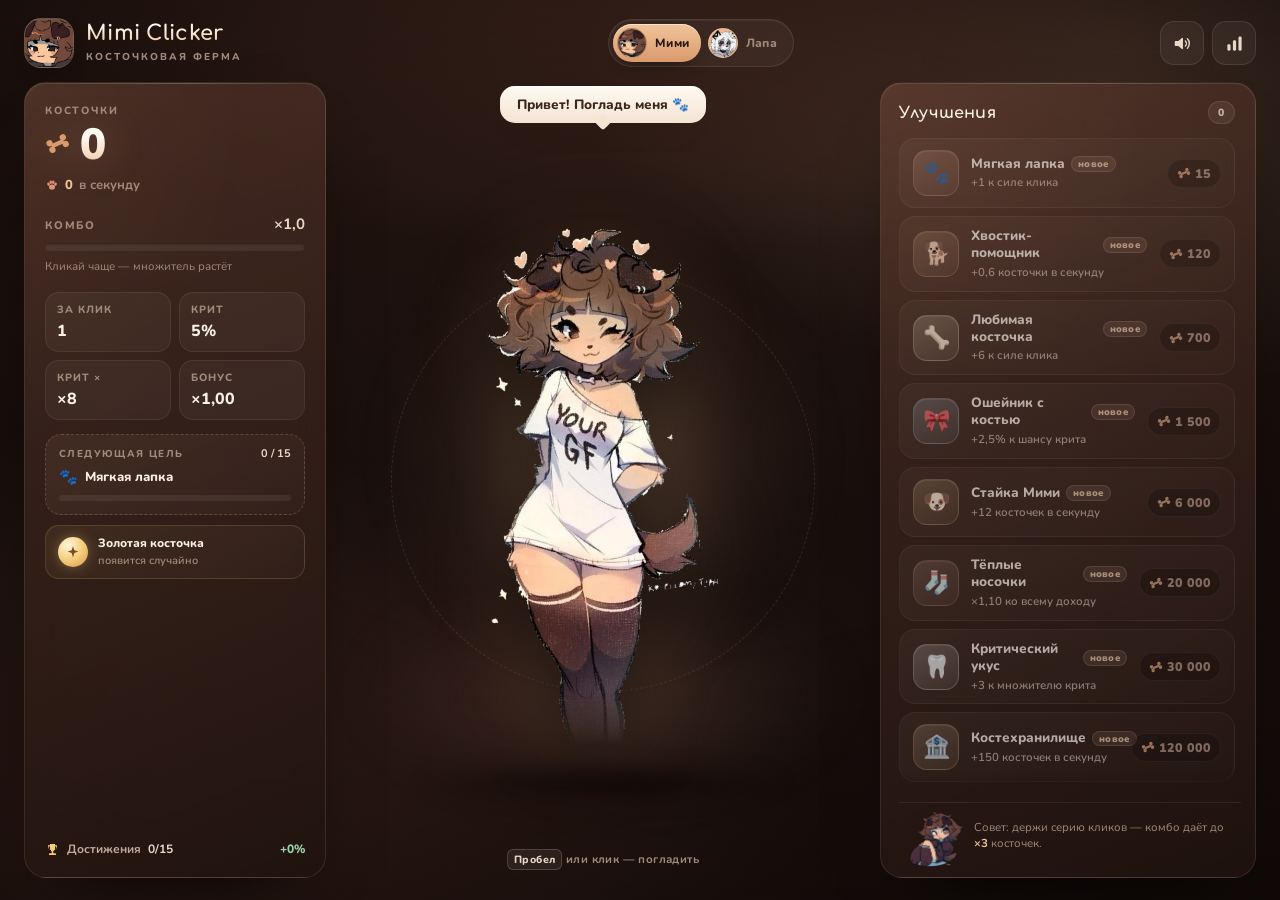
<file: index.html>
<!DOCTYPE html>
<html lang="ru" data-theme="mimi">
<head>
<meta charset="utf-8">
<meta name="viewport" content="width=device-width, initial-scale=1, viewport-fit=cover">
<title>Mimi Clicker — косточковая ферма</title>
<meta name="description" content="Милый кликер с двумя персонажами: гладь, собирай косточки и открывай улучшения.">
<meta name="theme-color" content="#1a100d">
<meta name="color-scheme" content="dark">
<link rel="icon" id="favicon" href="assets/favicon.png" type="image/png">
<link rel="preload" as="image" href="assets/mimi-hero.webp">
<link rel="stylesheet" href="fonts.css">
<link rel="stylesheet" href="style.css">
</head>
<body>

<div class="bg" aria-hidden="true">
  <span class="bg__blob bg__blob--1"></span>
  <span class="bg__blob bg__blob--2"></span>
  <span class="bg__blob bg__blob--3"></span>
  <span class="bg__vignette"></span>
  <span class="bg__grain"></span>
</div>

<svg class="sprite" aria-hidden="true" focusable="false" width="0" height="0">
  <symbol id="i-bone" viewBox="0 0 24 24">
    <g transform="rotate(-24 12 12)" fill="currentColor">
      <rect x="5.6" y="10" width="12.8" height="4" rx="2"/>
      <circle cx="5.1" cy="8.6" r="3"/><circle cx="5.1" cy="15.4" r="3"/>
      <circle cx="18.9" cy="8.6" r="3"/><circle cx="18.9" cy="15.4" r="3"/>
    </g>
  </symbol>
  <symbol id="i-paw" viewBox="0 0 24 24">
    <g fill="currentColor">
      <ellipse cx="12" cy="15.6" rx="5.3" ry="4.4"/>
      <ellipse cx="6.1" cy="10.6" rx="2.25" ry="2.9" transform="rotate(-20 6.1 10.6)"/>
      <ellipse cx="9.9" cy="7.2" rx="2.15" ry="2.9" transform="rotate(-8 9.9 7.2)"/>
      <ellipse cx="14.1" cy="7.2" rx="2.15" ry="2.9" transform="rotate(8 14.1 7.2)"/>
      <ellipse cx="17.9" cy="10.6" rx="2.25" ry="2.9" transform="rotate(20 17.9 10.6)"/>
    </g>
  </symbol>
  <symbol id="i-heart" viewBox="0 0 24 24">
    <path fill="currentColor" d="M12 21s-7.2-4.6-9.3-8.6A5.4 5.4 0 0 1 12 6.4a5.4 5.4 0 0 1 9.3 6C19.2 16.4 12 21 12 21Z"/>
  </symbol>
  <symbol id="i-spark" viewBox="0 0 24 24">
    <path fill="currentColor" d="M12 2.2 14.3 9l6.8 2.3-6.8 2.3L12 21.4l-2.3-7.8L2.9 11.3 9.7 9 12 2.2Z"/>
  </symbol>
  <symbol id="i-volume" viewBox="0 0 24 24">
    <path fill="currentColor" d="M11.2 4.9 6.8 8.7H3.6c-.8 0-1.4.6-1.4 1.4v3.8c0 .8.6 1.4 1.4 1.4h3.2l4.4 3.8c.6.5 1.4.1 1.4-.7V5.6c0-.8-.8-1.2-1.4-.7Z"/>
    <path fill="none" stroke="currentColor" stroke-width="1.8" stroke-linecap="round" d="M15.6 8.7a4.7 4.7 0 0 1 0 6.6M18.2 6.1a8.4 8.4 0 0 1 0 11.8"/>
  </symbol>
  <symbol id="i-muted" viewBox="0 0 24 24">
    <path fill="currentColor" d="M11.2 4.9 6.8 8.7H3.6c-.8 0-1.4.6-1.4 1.4v3.8c0 .8.6 1.4 1.4 1.4h3.2l4.4 3.8c.6.5 1.4.1 1.4-.7V5.6c0-.8-.8-1.2-1.4-.7Z"/>
    <path fill="none" stroke="currentColor" stroke-width="1.8" stroke-linecap="round" d="m16.2 9.4 4.6 5.2M20.8 9.4l-4.6 5.2"/>
  </symbol>
  <symbol id="i-chart" viewBox="0 0 24 24">
    <g fill="currentColor">
      <rect x="3" y="13" width="4" height="8" rx="1.6"/><rect x="10" y="8" width="4" height="13" rx="1.6"/><rect x="17" y="3" width="4" height="18" rx="1.6"/>
    </g>
  </symbol>
  <symbol id="i-trophy" viewBox="0 0 24 24">
    <path fill="currentColor" d="M8 3h8v2.2h3.2v2.4c0 2.6-1.9 4.7-4.4 5.1a5.6 5.6 0 0 1-1.6 2.4V18h3.4c.6 0 1 .4 1 1v1.6H6.4V19c0-.6.4-1 1-1H10.8v-2.9a5.6 5.6 0 0 1-1.7-2.4C6.7 12.3 4.8 10.2 4.8 7.6V5.2H8V3Zm8 4.2v4.7c1.3-.4 2.2-1.6 2.2-3V7.2H16ZM8 7.2H5.8v1.7c0 1.4.9 2.6 2.2 3V7.2Z"/>
  </symbol>
  <symbol id="i-close" viewBox="0 0 24 24">
    <path fill="none" stroke="currentColor" stroke-width="2" stroke-linecap="round" d="M6 6l12 12M18 6 6 18"/>
  </symbol>
  <symbol id="i-bolt" viewBox="0 0 24 24">
    <path fill="currentColor" d="M13.6 2 5 13.4h5.2L9.4 22 19 10.2h-5.6L13.6 2Z"/>
  </symbol>
  <symbol id="i-moon" viewBox="0 0 24 24">
    <path fill="currentColor" d="M20.5 14.7A8.6 8.6 0 0 1 9.3 3.5a8.8 8.8 0 1 0 11.2 11.2Z"/>
  </symbol>
</svg>

<div class="app" id="app">

  <header class="topbar">
    <div class="brand">
      <span class="brand__badge">
        <img id="brand-face" src="assets/mimi-face.webp" alt="" width="96" height="96" decoding="async">
      </span>
      <div class="brand__text">
        <h1 id="brand-name">Mimi Clicker</h1>
        <p id="brand-tagline">косточковая ферма</p>
      </div>
    </div>

    <div class="profiles" id="profiles" role="tablist" aria-label="Персонажи">
      <button class="profile is-active" type="button" role="tab" data-char="mimi" aria-selected="true" aria-controls="stage" title="Мими — косточковая ферма">
        <span class="profile__pic"><img src="assets/mimi-face.webp" alt="" width="64" height="64" decoding="async"></span>
        <span class="profile__meta">Мими</span>
      </button>
      <button class="profile" type="button" role="tab" data-char="lapa" aria-selected="false" aria-controls="stage" title="Лапа — дворовая банда">
        <span class="profile__pic"><img src="assets/lapa-face.webp" alt="" width="64" height="64" decoding="async"></span>
        <span class="profile__meta">Лапа</span>
      </button>
    </div>

    <div class="topbar__actions">
      <button class="icon-btn" id="btn-sound" type="button" aria-pressed="true" aria-label="Звук: включён" title="Звук">
        <svg class="icon" id="icon-sound"><use href="#i-volume"/></svg>
      </button>
      <button class="icon-btn" id="btn-stats" type="button" aria-label="Статистика и достижения" title="Статистика">
        <svg class="icon"><use href="#i-chart"/></svg>
      </button>
    </div>
  </header>

  <main class="layout">

    <section class="panel stats" aria-label="Статистика">
      <div class="score">
        <span class="score__label">Косточки</span>
        <div class="score__value">
          <svg class="icon score__icon"><use href="#i-bone"/></svg>
          <span id="score" aria-live="off">0</span>
        </div>
        <div class="score__rate">
          <svg class="icon"><use href="#i-paw"/></svg>
          <span id="rate">0</span><span class="score__rate-unit">в секунду</span>
        </div>
      </div>

      <div class="combo" id="combo-box">
        <div class="combo__head">
          <span>Комбо</span>
          <b id="combo-mult">x1,0</b>
        </div>
        <div class="combo__bar"><i id="combo-fill"></i></div>
        <p class="combo__hint">Кликай чаще — множитель растёт</p>
      </div>

      <div class="minis">
        <div class="mini"><span>За клик</span><b id="per-click">1</b></div>
        <div class="mini"><span>Крит</span><b id="crit-chance">5%</b></div>
        <div class="mini"><span>Крит ×</span><b id="crit-mult">8</b></div>
        <div class="mini"><span>Бонус</span><b id="multiplier">x1</b></div>
      </div>

      <div class="goal" id="goal">
        <div class="goal__head">
          <span>Следующая цель</span>
          <b id="goal-progress">0 / 15</b>
        </div>
        <div class="goal__name">
          <span class="goal__icon" id="goal-icon" aria-hidden="true">🐾</span>
          <span id="goal-name">Мягкая лапка</span>
        </div>
        <div class="goal__bar"><i id="goal-fill"></i></div>
      </div>

      <div class="bonus-note" id="bonus-note">
        <span class="bonus-note__orb" aria-hidden="true">
          <svg class="icon"><use href="#i-spark"/></svg>
        </span>
        <div class="bonus-note__text">
          <b>Золотая косточка</b>
          <span id="bonus-state">появится случайно</span>
        </div>
      </div>

      <div class="frenzy" id="frenzy" hidden>
        <svg class="icon"><use href="#i-bolt"/></svg>
        <span>Безумие ×7</span>
        <b id="frenzy-time">15с</b>
      </div>

      <div class="ach-progress">
        <svg class="icon"><use href="#i-trophy"/></svg>
        <span>Достижения</span>
        <b id="ach-count">0/15</b>
        <em id="ach-bonus">+0%</em>
      </div>
    </section>

    <section class="stage" id="stage" aria-label="Сцена с Мими">
      <div class="deco" aria-hidden="true">
        <svg class="deco__item" style="--x:9%;--dur:22s;--delay:-3s;--size:20px"><use href="#i-heart"/></svg>
        <svg class="deco__item" style="--x:21%;--dur:27s;--delay:-14s;--size:14px"><use href="#i-bone"/></svg>
        <svg class="deco__item" style="--x:78%;--dur:24s;--delay:-7s;--size:17px"><use href="#i-paw"/></svg>
        <svg class="deco__item" style="--x:90%;--dur:30s;--delay:-19s;--size:22px"><use href="#i-heart"/></svg>
        <svg class="deco__item" style="--x:15%;--dur:34s;--delay:-24s;--size:12px"><use href="#i-spark"/></svg>
        <svg class="deco__item" style="--x:86%;--dur:20s;--delay:-10s;--size:13px"><use href="#i-spark"/></svg>
      </div>
      <div class="stage__halo" aria-hidden="true"></div>
      <div class="stage__orbit" aria-hidden="true"></div>
      <div class="stage__floor" aria-hidden="true"></div>

      <button class="hero" id="hero-btn" type="button" aria-label="Погладить Мими и получить косточку">
        <span class="hero__bob">
          <img class="hero__img" id="hero-img" src="assets/mimi-hero.webp" width="458" height="1000"
               alt="Мими — милая собачка-девочка с шоколадными волосами в белой футболке" draggable="false">
        </span>
      </button>

      <p class="speech" id="speech" role="status" aria-live="polite"></p>

      <button class="golden" id="golden" type="button" hidden aria-label="Поймать золотую косточку">
        <svg class="icon"><use href="#i-bone"/></svg>
      </button>

      <div class="fx" id="fx" aria-hidden="true"></div>

      <p class="stage__hint">
        <span class="hint--desktop"><kbd>Пробел</kbd> или клик — погладить</span>
        <span class="hint--touch">Тапни по <b id="hint-name">Мими</b>, чтобы погладить</span>
      </p>
    </section>

    <section class="panel shop" aria-label="Магазин улучшений">
      <div class="shop__head">
        <h2>Улучшения</h2>
        <span class="shop__badge" id="shop-badge">12</span>
      </div>
      <div class="shop__list" id="shop-list"></div>
      <div class="shop__tip">
        <img id="shop-tip-img" src="assets/mimi-chibi.webp" alt="" width="64" height="65" loading="lazy" decoding="async">
        <p id="shop-tip-text">Совет: держи серию кликов — комбо даёт до <b>×3</b> косточек.</p>
      </div>
    </section>

  </main>
</div>

<div class="modal" id="modal" hidden>
  <div class="modal__backdrop" data-close></div>
  <div class="modal__card" role="dialog" aria-modal="true" aria-labelledby="modal-title" tabindex="-1">
    <header class="modal__head">
      <h2 id="modal-title">Дневник Мими</h2>
      <button class="icon-btn" type="button" data-close aria-label="Закрыть">
        <svg class="icon"><use href="#i-close"/></svg>
      </button>
    </header>
    <div class="modal__body" id="modal-body"></div>
    <footer class="modal__actions">
      <p>Каждое достижение даёт <b>+2%</b> к доходу.<br>Прогресс сохраняется автоматически.</p>
      <button class="btn btn--danger" type="button" id="reset-btn">Сбросить прогресс</button>
    </footer>
  </div>
</div>

<div class="toasts" id="toasts" role="status" aria-live="polite"></div>

<noscript>
  <p class="noscript">Для игры нужен JavaScript — включи его, пожалуйста 🐾</p>
</noscript>

<script src="game.js"></script>
</body>
</html>
</file>
<file: fonts.css>
/* Local copy of Google Fonts (Nunito, Comfortaa) — works offline. */
@font-face{font-family:'Comfortaa';font-style:normal;font-weight:700;font-display:swap;src:url('fonts/comfortaa-700-cyrillic-ext.woff2') format('woff2');unicode-range:U+0460-052F, U+1C80-1C8A, U+20B4, U+2DE0-2DFF, U+A640-A69F, U+FE2E-FE2F}
@font-face{font-family:'Comfortaa';font-style:normal;font-weight:700;font-display:swap;src:url('fonts/comfortaa-700-cyrillic.woff2') format('woff2');unicode-range:U+0301, U+0400-045F, U+0490-0491, U+04B0-04B1, U+2116}
@font-face{font-family:'Comfortaa';font-style:normal;font-weight:700;font-display:swap;src:url('fonts/comfortaa-700-latin-ext.woff2') format('woff2');unicode-range:U+0100-02BA, U+02BD-02C5, U+02C7-02CC, U+02CE-02D7, U+02DD-02FF, U+0304, U+0308, U+0329, U+1D00-1DBF, U+1E00-1E9F, U+1EF2-1EFF, U+2020, U+20A0-20AB, U+20AD-20C4, U+2113, U+2C60-2C7F, U+A720-A7FF}
@font-face{font-family:'Comfortaa';font-style:normal;font-weight:700;font-display:swap;src:url('fonts/comfortaa-700-latin.woff2') format('woff2');unicode-range:U+0000-00FF, U+0131, U+0152-0153, U+02BB-02BC, U+02C6, U+02DA, U+02DC, U+0304, U+0308, U+0329, U+2000-206F, U+20AC, U+2122, U+2191, U+2193, U+2212, U+2215, U+FEFF, U+FFFD}
@font-face{font-family:'Nunito';font-style:normal;font-weight:400;font-display:swap;src:url('fonts/nunito-400-cyrillic-ext.woff2') format('woff2');unicode-range:U+0460-052F, U+1C80-1C8A, U+20B4, U+2DE0-2DFF, U+A640-A69F, U+FE2E-FE2F}
@font-face{font-family:'Nunito';font-style:normal;font-weight:400;font-display:swap;src:url('fonts/nunito-400-cyrillic.woff2') format('woff2');unicode-range:U+0301, U+0400-045F, U+0490-0491, U+04B0-04B1, U+2116}
@font-face{font-family:'Nunito';font-style:normal;font-weight:400;font-display:swap;src:url('fonts/nunito-400-latin-ext.woff2') format('woff2');unicode-range:U+0100-02BA, U+02BD-02C5, U+02C7-02CC, U+02CE-02D7, U+02DD-02FF, U+0304, U+0308, U+0329, U+1D00-1DBF, U+1E00-1E9F, U+1EF2-1EFF, U+2020, U+20A0-20AB, U+20AD-20C4, U+2113, U+2C60-2C7F, U+A720-A7FF}
@font-face{font-family:'Nunito';font-style:normal;font-weight:400;font-display:swap;src:url('fonts/nunito-400-latin.woff2') format('woff2');unicode-range:U+0000-00FF, U+0131, U+0152-0153, U+02BB-02BC, U+02C6, U+02DA, U+02DC, U+0304, U+0308, U+0329, U+2000-206F, U+20AC, U+2122, U+2191, U+2193, U+2212, U+2215, U+FEFF, U+FFFD}
@font-face{font-family:'Nunito';font-style:normal;font-weight:600;font-display:swap;src:url('fonts/nunito-600-cyrillic-ext.woff2') format('woff2');unicode-range:U+0460-052F, U+1C80-1C8A, U+20B4, U+2DE0-2DFF, U+A640-A69F, U+FE2E-FE2F}
@font-face{font-family:'Nunito';font-style:normal;font-weight:600;font-display:swap;src:url('fonts/nunito-600-cyrillic.woff2') format('woff2');unicode-range:U+0301, U+0400-045F, U+0490-0491, U+04B0-04B1, U+2116}
@font-face{font-family:'Nunito';font-style:normal;font-weight:600;font-display:swap;src:url('fonts/nunito-600-latin-ext.woff2') format('woff2');unicode-range:U+0100-02BA, U+02BD-02C5, U+02C7-02CC, U+02CE-02D7, U+02DD-02FF, U+0304, U+0308, U+0329, U+1D00-1DBF, U+1E00-1E9F, U+1EF2-1EFF, U+2020, U+20A0-20AB, U+20AD-20C4, U+2113, U+2C60-2C7F, U+A720-A7FF}
@font-face{font-family:'Nunito';font-style:normal;font-weight:600;font-display:swap;src:url('fonts/nunito-600-latin.woff2') format('woff2');unicode-range:U+0000-00FF, U+0131, U+0152-0153, U+02BB-02BC, U+02C6, U+02DA, U+02DC, U+0304, U+0308, U+0329, U+2000-206F, U+20AC, U+2122, U+2191, U+2193, U+2212, U+2215, U+FEFF, U+FFFD}
@font-face{font-family:'Nunito';font-style:normal;font-weight:700;font-display:swap;src:url('fonts/nunito-700-cyrillic-ext.woff2') format('woff2');unicode-range:U+0460-052F, U+1C80-1C8A, U+20B4, U+2DE0-2DFF, U+A640-A69F, U+FE2E-FE2F}
@font-face{font-family:'Nunito';font-style:normal;font-weight:700;font-display:swap;src:url('fonts/nunito-700-cyrillic.woff2') format('woff2');unicode-range:U+0301, U+0400-045F, U+0490-0491, U+04B0-04B1, U+2116}
@font-face{font-family:'Nunito';font-style:normal;font-weight:700;font-display:swap;src:url('fonts/nunito-700-latin-ext.woff2') format('woff2');unicode-range:U+0100-02BA, U+02BD-02C5, U+02C7-02CC, U+02CE-02D7, U+02DD-02FF, U+0304, U+0308, U+0329, U+1D00-1DBF, U+1E00-1E9F, U+1EF2-1EFF, U+2020, U+20A0-20AB, U+20AD-20C4, U+2113, U+2C60-2C7F, U+A720-A7FF}
@font-face{font-family:'Nunito';font-style:normal;font-weight:700;font-display:swap;src:url('fonts/nunito-700-latin.woff2') format('woff2');unicode-range:U+0000-00FF, U+0131, U+0152-0153, U+02BB-02BC, U+02C6, U+02DA, U+02DC, U+0304, U+0308, U+0329, U+2000-206F, U+20AC, U+2122, U+2191, U+2193, U+2212, U+2215, U+FEFF, U+FFFD}
@font-face{font-family:'Nunito';font-style:normal;font-weight:800;font-display:swap;src:url('fonts/nunito-800-cyrillic-ext.woff2') format('woff2');unicode-range:U+0460-052F, U+1C80-1C8A, U+20B4, U+2DE0-2DFF, U+A640-A69F, U+FE2E-FE2F}
@font-face{font-family:'Nunito';font-style:normal;font-weight:800;font-display:swap;src:url('fonts/nunito-800-cyrillic.woff2') format('woff2');unicode-range:U+0301, U+0400-045F, U+0490-0491, U+04B0-04B1, U+2116}
@font-face{font-family:'Nunito';font-style:normal;font-weight:800;font-display:swap;src:url('fonts/nunito-800-latin-ext.woff2') format('woff2');unicode-range:U+0100-02BA, U+02BD-02C5, U+02C7-02CC, U+02CE-02D7, U+02DD-02FF, U+0304, U+0308, U+0329, U+1D00-1DBF, U+1E00-1E9F, U+1EF2-1EFF, U+2020, U+20A0-20AB, U+20AD-20C4, U+2113, U+2C60-2C7F, U+A720-A7FF}
@font-face{font-family:'Nunito';font-style:normal;font-weight:800;font-display:swap;src:url('fonts/nunito-800-latin.woff2') format('woff2');unicode-range:U+0000-00FF, U+0131, U+0152-0153, U+02BB-02BC, U+02C6, U+02DA, U+02DC, U+0304, U+0308, U+0329, U+2000-206F, U+20AC, U+2122, U+2191, U+2193, U+2212, U+2215, U+FEFF, U+FFFD}
@font-face{font-family:'Nunito';font-style:normal;font-weight:900;font-display:swap;src:url('fonts/nunito-900-cyrillic-ext.woff2') format('woff2');unicode-range:U+0460-052F, U+1C80-1C8A, U+20B4, U+2DE0-2DFF, U+A640-A69F, U+FE2E-FE2F}
@font-face{font-family:'Nunito';font-style:normal;font-weight:900;font-display:swap;src:url('fonts/nunito-900-cyrillic.woff2') format('woff2');unicode-range:U+0301, U+0400-045F, U+0490-0491, U+04B0-04B1, U+2116}
@font-face{font-family:'Nunito';font-style:normal;font-weight:900;font-display:swap;src:url('fonts/nunito-900-latin-ext.woff2') format('woff2');unicode-range:U+0100-02BA, U+02BD-02C5, U+02C7-02CC, U+02CE-02D7, U+02DD-02FF, U+0304, U+0308, U+0329, U+1D00-1DBF, U+1E00-1E9F, U+1EF2-1EFF, U+2020, U+20A0-20AB, U+20AD-20C4, U+2113, U+2C60-2C7F, U+A720-A7FF}
@font-face{font-family:'Nunito';font-style:normal;font-weight:900;font-display:swap;src:url('fonts/nunito-900-latin.woff2') format('woff2');unicode-range:U+0000-00FF, U+0131, U+0152-0153, U+02BB-02BC, U+02C6, U+02DA, U+02DC, U+0304, U+0308, U+0329, U+2000-206F, U+20AC, U+2122, U+2191, U+2193, U+2212, U+2215, U+FEFF, U+FFFD}
</file>
<file: style.css>
/* ============================================================
   Mimi Clicker — chocolate & caramel UI
   ============================================================ */

:root {
  --radius: 22px;
  --shadow: 0 30px 60px -40px #000;
  --font-display: 'Comfortaa', 'Nunito', 'Segoe UI', system-ui, sans-serif;
  --font-body: 'Nunito', 'Segoe UI', system-ui, sans-serif;
  --ease-pop: cubic-bezier(.2, 1.3, .4, 1);
  --line: rgb(var(--ink-rgb) / .10);
  --line-strong: rgb(var(--ink-rgb) / .18);
}

/* chocolate & caramel */
[data-theme="mimi"] {
  --bg: #160e0c;
  --cream: #f8efe4;
  --cream-2: #e9d8c8;
  --dim: #c4ac9c;
  --dim-2: #a08a7c;
  --caramel: #d99a6c;
  --caramel-hi: #f2c49a;
  --rose: #e0917c;
  --bone: #f7eddd;
  --blue: #aacbe0;
  --gold: #f5cd7a;
  --good: #9ad4a9;
  --on-accent: #2a1712;
  --ink-rgb: 248 236 224;
  --accent-rgb: 242 196 154;
  --accent-2-rgb: 217 154 108;
  --rose-rgb: 224 145 124;
  --blue-rgb: 170 203 224;
  --panel-a: rgba(93, 59, 48, .6);
  --panel-b: rgba(32, 19, 15, .9);
  --badge-a: rgba(242, 196, 154, .35);
  --badge-b: rgba(60, 36, 29, .9);
  --toast-a: rgba(66, 41, 34, .97);
  --toast-b: rgba(33, 20, 17, .97);
  --modal-a: rgba(84, 54, 44, .92);
  --modal-b: rgba(28, 17, 14, .98);
  --brand-a: #fff8ee;
  --brand-b: #e7bf9c;
  --score-a: #fffaf2;
  --score-b: #ecc49f;
  --bg-grad:
    radial-gradient(110% 80% at 50% -18%, #4a2c22 0%, transparent 58%),
    radial-gradient(70% 60% at 88% 6%, rgb(var(--accent-rgb) / .2) 0%, transparent 62%),
    radial-gradient(90% 85% at 8% 102%, rgba(133, 74, 58, .36) 0%, transparent 64%),
    linear-gradient(180deg, #22140f 0%, #170e0c 58%, #1a100d 100%);
  --blob-1: var(--blob-1);
  --blob-2: var(--blob-2);
  --blob-3: var(--blob-3);
  --vignette: radial-gradient(90% 70% at 50% 45%, transparent 40%, rgba(8, 4, 3, .68) 100%);
}

/* graphite & blush */
[data-theme="lapa"] {
  --bg: #0a0a0c;
  --cream: #f4f4f7;
  --cream-2: #d8d8df;
  --dim: #a9a9b4;
  --dim-2: #82828d;
  --caramel: #c6c6d0;
  --caramel-hi: #f2f2f6;
  --rose: #d98c9c;
  --bone: #f2f2f6;
  --blue: #aab6c9;
  --gold: #e8c98a;
  --good: #a9d4b4;
  --on-accent: #16161a;
  --ink-rgb: 244 244 247;
  --accent-rgb: 235 235 245;
  --accent-2-rgb: 175 175 190;
  --rose-rgb: 217 140 156;
  --blue-rgb: 170 182 201;
  --panel-a: rgba(58, 58, 68, .55);
  --panel-b: rgba(12, 12, 15, .92);
  --badge-a: rgba(235, 235, 245, .26);
  --badge-b: rgba(20, 20, 24, .95);
  --toast-a: rgba(30, 30, 36, .98);
  --toast-b: rgba(12, 12, 15, .98);
  --modal-a: rgba(52, 52, 60, .95);
  --modal-b: rgba(10, 10, 13, .99);
  --brand-a: #ffffff;
  --brand-b: #c9c9d2;
  --score-a: #ffffff;
  --score-b: #c6c6d0;
  --bg-grad:
    radial-gradient(110% 80% at 50% -18%, #3a3a45 0%, transparent 58%),
    radial-gradient(70% 60% at 88% 6%, rgb(var(--accent-rgb) / .14) 0%, transparent 62%),
    radial-gradient(90% 85% at 8% 102%, rgba(46, 46, 56, .62) 0%, transparent 64%),
    linear-gradient(180deg, #141418 0%, #0a0a0c 58%, #0d0d10 100%);
  --blob-1: radial-gradient(circle at 40% 40%, rgb(var(--accent-rgb) / .3), transparent 68%);
  --blob-2: radial-gradient(circle at 50% 50%, rgb(var(--rose-rgb) / .22), transparent 68%);
  --blob-3: radial-gradient(circle at 50% 50%, rgb(var(--blue-rgb) / .16), transparent 68%);
  --vignette: radial-gradient(90% 70% at 50% 45%, transparent 40%, rgba(0, 0, 0, .72) 100%);
}

*,
*::before,
*::after { box-sizing: border-box; }

html, body { margin: 0; padding: 0; overflow-x: clip; }
html { -webkit-text-size-adjust: 100%; }

body {
  min-height: 100vh;
  min-height: 100dvh;
  font-family: var(--font-body);
  font-size: 15px;
  color: var(--cream);
  background: var(--bg);
  overflow: hidden;
  overflow-x: clip;
  -webkit-font-smoothing: antialiased;
  text-rendering: optimizeLegibility;
}

[hidden] { display: none !important; }

button { font: inherit; color: inherit; }

:focus-visible {
  outline: 2px solid var(--caramel-hi);
  outline-offset: 3px;
}

.icon {
  width: 1em;
  height: 1em;
  fill: currentColor;
  flex: none;
  display: block;
}

.sprite { position: absolute; }

/* ---------------- background ---------------- */

.bg {
  position: fixed;
  inset: 0;
  z-index: 0;
  overflow: hidden;
  pointer-events: none;
  background: var(--bg-grad);
}

.bg__blob {
  position: absolute;
  border-radius: 50%;
  filter: blur(74px);
  opacity: .55;
  will-change: transform;
}

.bg__blob--1 {
  width: 46vw; height: 46vw;
  top: -14vw; left: -10vw;
  background: var(--blob-1);
  animation: drift1 26s ease-in-out infinite;
}

.bg__blob--2 {
  width: 38vw; height: 38vw;
  bottom: -12vw; right: -8vw;
  background: var(--blob-2);
  animation: drift2 32s ease-in-out infinite;
}

.bg__blob--3 {
  width: 32vw; height: 32vw;
  top: 34%; left: 44%;
  background: var(--blob-3);
  animation: drift3 38s ease-in-out infinite;
}

.bg__vignette {
  position: absolute;
  inset: 0;
  background: var(--vignette);
}

.bg__grain {
  position: absolute;
  inset: 0;
  opacity: .055;
  mix-blend-mode: overlay;
  background-image: url("data:image/svg+xml,%3Csvg xmlns='http://www.w3.org/2000/svg' width='160' height='160'%3E%3Cfilter id='n'%3E%3CfeTurbulence type='fractalNoise' baseFrequency='.85' numOctaves='3' stitchTiles='stitch'/%3E%3C/filter%3E%3Crect width='160' height='160' filter='url(%23n)'/%3E%3C/svg%3E");
}

@keyframes drift1 {
  0%, 100% { transform: translate3d(0, 0, 0) scale(1); }
  50% { transform: translate3d(4vw, 5vh, 0) scale(1.08); }
}
@keyframes drift2 {
  0%, 100% { transform: translate3d(0, 0, 0) scale(1.05); }
  50% { transform: translate3d(-5vw, -4vh, 0) scale(.95); }
}
@keyframes drift3 {
  0%, 100% { transform: translate3d(0, 0, 0); }
  50% { transform: translate3d(-6vw, 6vh, 0); }
}

/* ---------------- shell ---------------- */

.app {
  position: relative;
  z-index: 1;
  height: 100vh;
  height: 100dvh;
  display: flex;
  flex-direction: column;
  min-height: 0;
}

.topbar {
  display: grid;
  grid-template-columns: auto minmax(0, 1fr) auto;
  align-items: center;
  gap: 14px;
  padding: 18px 24px 14px;
}

.brand { display: flex; align-items: center; gap: 12px; min-width: 0; }

/* ---------------- character profiles ---------------- */

.profiles {
  justify-self: center;
  display: flex;
  align-items: center;
  gap: 3px;
  padding: 4px;
  border-radius: 999px;
  border: 1px solid var(--line);
  background: rgb(var(--ink-rgb) / .05);
  backdrop-filter: blur(12px);
  -webkit-backdrop-filter: blur(12px);
  box-shadow: inset 0 1px 0 rgba(255, 255, 255, .05);
}

.profile {
  display: inline-flex;
  align-items: center;
  gap: 8px;
  padding: 4px 12px 4px 4px;
  border: 0;
  border-radius: 999px;
  background: transparent;
  color: var(--dim-2);
  font-size: 12px;
  font-weight: 800;
  letter-spacing: .2px;
  white-space: nowrap;
  cursor: pointer;
  transition: background .22s, box-shadow .22s, transform .18s var(--ease-pop);
  -webkit-tap-highlight-color: transparent;
}

.profile:hover { color: var(--cream); }
.profile:active { transform: scale(.97); }

.profile__pic {
  width: 30px;
  height: 30px;
  flex: none;
  border-radius: 50%;
  overflow: hidden;
  border: 1px solid var(--line-strong);
  background: radial-gradient(circle at 35% 25%, var(--caramel-hi), var(--caramel));
}

.profile__pic img { width: 100%; height: 100%; display: block; object-fit: cover; }

.profile.is-active {
  color: var(--on-accent);
  background: linear-gradient(180deg, var(--caramel-hi), var(--caramel));
  box-shadow: 0 8px 18px -12px #000, inset 0 1px 0 rgba(255, 255, 255, .55);
}

.profile.is-active .profile__pic { border-color: rgba(0, 0, 0, .2); }

.brand__badge {
  width: 50px;
  height: 50px;
  border-radius: 17px;
  display: grid;
  place-items: center;
  overflow: hidden;
  background: radial-gradient(circle at 30% 20%, var(--badge-a), var(--badge-b));
  border: 1px solid var(--line-strong);
  box-shadow: inset 0 1px 0 rgba(255, 255, 255, .12), 0 10px 24px -16px #000;
}

.brand__badge img {
  width: 100%;
  height: 100%;
  object-fit: contain;
  transform: scale(1.04) translateY(2px);
}

.brand__text { min-width: 0; }

.brand__text h1 {
  margin: 0;
  font-family: var(--font-display);
  font-size: 21px;
  line-height: 1.1;
  letter-spacing: .3px;
  background: linear-gradient(180deg, var(--brand-a) 20%, var(--brand-b) 100%);
  -webkit-background-clip: text;
  background-clip: text;
  color: transparent;
}

.brand__text p {
  margin: 4px 0 0;
  font-size: 10px;
  font-weight: 800;
  letter-spacing: 2px;
  text-transform: uppercase;
  color: var(--dim-2);
}

.topbar__actions { display: flex; gap: 8px; justify-self: end; }

.icon-btn {
  width: 44px;
  height: 44px;
  display: grid;
  place-items: center;
  border-radius: 14px;
  border: 1px solid var(--line);
  background: rgb(var(--ink-rgb) / .055);
  color: var(--cream-2);
  font-size: 19px;
  cursor: pointer;
  transition: transform .18s var(--ease-pop), background .2s, color .2s, border-color .2s;
}

.icon-btn:hover {
  transform: translateY(-2px);
  background: rgb(var(--ink-rgb) / .1);
  color: var(--cream);
  border-color: var(--line-strong);
}

.icon-btn:active { transform: translateY(0) scale(.96); }

.icon-btn.is-off { color: var(--dim-2); }

/* monochrome icons for the graphite theme */
[data-theme="lapa"] .card__icon,
[data-theme="lapa"] .ach__icon,
[data-theme="lapa"] .toast__icon { filter: grayscale(1) contrast(1.06); }

[data-theme="lapa"] .ach.is-unlocked .ach__icon {
  filter: grayscale(1) contrast(1.06);
  background: rgb(var(--ink-rgb) / .16);
}

[data-theme="lapa"] .profile__pic img { filter: contrast(1.03); }

[data-theme="lapa"] .stage__halo {
  background: radial-gradient(circle at 50% 45%, rgb(var(--accent-rgb) / .34), rgb(var(--accent-2-rgb) / .08) 38%, transparent 58%);
}

/* ---------------- layout ---------------- */

.layout {
  flex: 1;
  min-height: 0;
  display: grid;
  gap: 18px;
  grid-template-columns: 302px minmax(0, 1fr) 376px;
  grid-template-areas: "stats stage shop";
  padding: 0 24px 22px;
}

.stats { grid-area: stats; }
.stage { grid-area: stage; }
.shop { grid-area: shop; }

.panel {
  position: relative;
  border-radius: var(--radius);
  border: 1px solid var(--line);
  background:
    linear-gradient(158deg, var(--panel-a), var(--panel-b)),
    radial-gradient(120% 80% at 0% 0%, rgb(var(--accent-2-rgb) / .16), transparent 60%);
  box-shadow: inset 0 1px 0 rgba(255, 255, 255, .07), 0 34px 70px -42px #000;
  backdrop-filter: blur(16px) saturate(1.12);
  -webkit-backdrop-filter: blur(16px) saturate(1.12);
}

.panel::before {
  content: "";
  position: absolute;
  inset: 0 0 auto;
  height: 1px;
  border-radius: var(--radius);
  background: linear-gradient(90deg, transparent, rgba(255, 255, 255, .16), transparent);
  pointer-events: none;
}

/* ---------------- stats panel ---------------- */

.stats {
  padding: 20px;
  display: flex;
  flex-direction: column;
  gap: 0;
  min-height: 0;
  overflow: auto;
  scrollbar-width: none;
}

.stats::-webkit-scrollbar { display: none; }

.score__label {
  display: block;
  font-size: 10.5px;
  font-weight: 800;
  letter-spacing: 1.8px;
  text-transform: uppercase;
  color: var(--dim-2);
}

.score__value {
  display: flex;
  align-items: center;
  gap: 10px;
  margin-top: 4px;
  font-size: clamp(32px, 3.4vw, 44px);
  font-weight: 900;
  line-height: 1.05;
  letter-spacing: -.6px;
  font-variant-numeric: tabular-nums;
  background: linear-gradient(180deg, var(--score-a) 30%, var(--score-b) 100%);
  -webkit-background-clip: text;
  background-clip: text;
  color: transparent;
  filter: drop-shadow(0 2px 18px rgb(var(--accent-rgb) / .25));
}

.score__icon {
  width: .58em;
  height: .58em;
  color: var(--caramel);
  background: none;
  flex: none;
  margin-top: -2px;
}

.score__rate {
  display: flex;
  align-items: center;
  gap: 6px;
  margin-top: 8px;
  font-size: 13px;
  font-weight: 800;
  color: var(--caramel-hi);
}

.score__rate .icon { width: 14px; height: 14px; color: var(--rose); }

.score__rate-unit { color: var(--dim-2); font-weight: 700; }

.combo { margin-top: 20px; }

.combo__head {
  display: flex;
  align-items: baseline;
  justify-content: space-between;
  font-size: 11px;
  font-weight: 800;
  letter-spacing: 1.4px;
  text-transform: uppercase;
  color: var(--dim-2);
}

.combo__head b {
  font-size: 15px;
  letter-spacing: 0;
  text-transform: none;
  color: var(--cream-2);
  font-variant-numeric: tabular-nums;
  transition: color .2s;
}

.combo__bar {
  position: relative;
  height: 8px;
  margin-top: 9px;
  border-radius: 99px;
  background: rgb(var(--ink-rgb) / .07);
  overflow: hidden;
  box-shadow: inset 0 1px 2px rgba(0, 0, 0, .4);
}

.combo__bar i {
  position: absolute;
  inset: 0 auto 0 0;
  width: 0%;
  border-radius: 99px;
  background: linear-gradient(90deg, var(--caramel), var(--rose) 55%, var(--gold));
  box-shadow: 0 0 14px rgb(var(--accent-rgb) / .5);
  transition: width .1s linear;
}

.combo__hint {
  margin: 8px 0 0;
  font-size: 11.5px;
  line-height: 1.35;
  color: var(--dim-2);
}

.combo.is-hot .combo__head b { color: var(--gold); }
.combo.is-hot .combo__bar i { box-shadow: 0 0 20px rgba(245, 205, 122, .8); }

.minis {
  display: grid;
  grid-template-columns: 1fr 1fr;
  gap: 8px;
  margin-top: 18px;
}

.mini {
  padding: 9px 11px;
  border-radius: 14px;
  border: 1px solid rgb(var(--ink-rgb) / .07);
  background: rgb(var(--ink-rgb) / .045);
}

.mini span {
  display: block;
  font-size: 10.5px;
  font-weight: 800;
  letter-spacing: 1px;
  text-transform: uppercase;
  color: var(--dim-2);
}

.mini b {
  display: block;
  margin-top: 3px;
  font-size: 16px;
  font-weight: 800;
  font-variant-numeric: tabular-nums;
  color: var(--cream);
}

.goal {
  margin-top: 14px;
  padding: 11px 13px 13px;
  border-radius: 16px;
  border: 1px dashed rgb(var(--accent-rgb) / .22);
  background: linear-gradient(150deg, rgb(var(--accent-rgb) / .08), rgb(var(--ink-rgb) / .02));
  transition: border-color .3s, background .3s, box-shadow .3s;
}

.goal__head {
  display: flex;
  align-items: baseline;
  justify-content: space-between;
  gap: 8px;
  font-size: 10px;
  font-weight: 800;
  letter-spacing: 1.4px;
  text-transform: uppercase;
  color: var(--dim-2);
}

.goal__head b {
  font-size: 11px;
  letter-spacing: 0;
  text-transform: none;
  color: var(--cream-2);
  font-variant-numeric: tabular-nums;
}

.goal__name {
  display: flex;
  align-items: center;
  gap: 7px;
  margin-top: 7px;
  font-size: 13px;
  font-weight: 800;
  color: var(--cream);
  white-space: nowrap;
  overflow: hidden;
  text-overflow: ellipsis;
}

.goal__icon { font-size: 15px; line-height: 1; }

.goal__bar {
  position: relative;
  height: 6px;
  margin-top: 9px;
  border-radius: 99px;
  background: rgb(var(--ink-rgb) / .07);
  overflow: hidden;
}

.goal__bar i {
  position: absolute;
  inset: 0 auto 0 0;
  width: 0%;
  border-radius: 99px;
  background: linear-gradient(90deg, var(--caramel), var(--gold));
  transition: width .18s linear;
}

.goal.is-ready {
  border-color: rgba(154, 212, 169, .5);
  border-style: solid;
  background: linear-gradient(150deg, rgba(154, 212, 169, .14), rgb(var(--ink-rgb) / .02));
  box-shadow: 0 0 0 1px rgba(154, 212, 169, .12), 0 0 22px -6px rgba(154, 212, 169, .35);
}

.goal.is-ready .goal__bar i { background: linear-gradient(90deg, #8fd0a1, #c9e9c3); }
.goal.is-ready .goal__head b { color: #b6e6bd; }

.bonus-note {
  display: flex;
  align-items: center;
  gap: 10px;
  margin-top: 10px;
  padding: 10px 12px;
  border-radius: 14px;
  border: 1px solid rgba(245, 205, 122, .16);
  background: linear-gradient(150deg, rgba(245, 205, 122, .08), rgb(var(--ink-rgb) / .02));
  transition: border-color .3s, box-shadow .3s;
}

.bonus-note__orb {
  width: 30px;
  height: 30px;
  flex: none;
  display: grid;
  place-items: center;
  border-radius: 50%;
  color: #7c4c1e;
  font-size: 14px;
  background: radial-gradient(circle at 34% 28%, #fff6dd, #f5cd7a 50%, #d99a4a 100%);
  box-shadow: 0 0 14px -2px rgba(245, 205, 122, .5);
}

.bonus-note__text b {
  display: block;
  font-size: 12px;
  font-weight: 800;
  color: var(--cream);
  line-height: 1.2;
}

.bonus-note__text span {
  display: block;
  margin-top: 2px;
  font-size: 11px;
  font-weight: 600;
  color: var(--dim-2);
}

.bonus-note.is-live {
  border-color: rgba(245, 205, 122, .5);
  box-shadow: 0 0 26px -8px rgba(245, 205, 122, .55);
}

.bonus-note.is-live .bonus-note__orb { animation: orbPulse 1.4s ease-in-out infinite; }
.bonus-note.is-live .bonus-note__text span { color: var(--gold); }

@keyframes orbPulse {
  0%, 100% { transform: scale(1); }
  50% { transform: scale(1.12); }
}

.frenzy {
  display: flex;
  align-items: center;
  gap: 8px;
  margin-top: 14px;
  padding: 10px 13px;
  border-radius: 14px;
  border: 1px solid rgba(245, 205, 122, .45);
  background: linear-gradient(120deg, rgba(245, 205, 122, .24), rgb(var(--accent-2-rgb) / .16));
  color: #ffe9bd;
  font-size: 12.5px;
  font-weight: 800;
  animation: frenzyPulse 1.1s ease-in-out infinite;
}

.frenzy .icon { width: 15px; height: 15px; color: var(--gold); }
.frenzy b { margin-left: auto; font-variant-numeric: tabular-nums; }

@keyframes frenzyPulse {
  0%, 100% { box-shadow: 0 0 0 0 rgba(245, 205, 122, .35); }
  50% { box-shadow: 0 0 22px 3px rgba(245, 205, 122, .28); }
}

.ach-progress {
  display: flex;
  align-items: center;
  gap: 7px;
  margin-top: auto;
  padding-top: 18px;
  font-size: 12px;
  font-weight: 700;
  color: var(--dim);
}

.ach-progress .icon { width: 15px; height: 15px; color: var(--gold); }
.ach-progress b { color: var(--cream-2); font-variant-numeric: tabular-nums; }
.ach-progress em {
  margin-left: auto;
  font-style: normal;
  font-weight: 800;
  color: var(--good);
  font-variant-numeric: tabular-nums;
}

/* ---------------- stage ---------------- */

.stage {
  position: relative;
  display: grid;
  place-items: center;
  min-height: 0;
  padding: 46px 16px 34px;
  isolation: isolate;
  transition: opacity .19s ease;
}

.stage.is-switching { opacity: 0; }

.stage::before {
  content: "";
  position: absolute;
  width: min(520px, 94%);
  height: 210px;
  bottom: 10%;
  border-radius: 50%;
  background: radial-gradient(ellipse at 50% 50%, rgb(var(--accent-rgb) / .17), rgb(var(--rose-rgb) / .05) 50%, transparent 72%);
  filter: blur(32px);
  pointer-events: none;
  z-index: 0;
}

.stage__halo {
  position: absolute;
  width: min(700px, 100%);
  aspect-ratio: 1;
  border-radius: 50%;
  background: radial-gradient(circle at 50% 45%, rgb(var(--accent-rgb) / .26), rgb(var(--accent-2-rgb) / .05) 38%, transparent 58%);
  filter: blur(26px);
  animation: haloPulse 7s ease-in-out infinite;
  transition: opacity .6s;
  z-index: 0;
}

.deco {
  position: absolute;
  inset: 0;
  overflow: hidden;
  z-index: 0;
  pointer-events: none;
}

.deco__item {
  position: absolute;
  left: var(--x);
  bottom: -60px;
  width: var(--size);
  height: var(--size);
  color: rgb(var(--accent-rgb) / .22);
  animation: rise var(--dur) linear infinite;
  animation-delay: var(--delay);
}

.deco__item:nth-child(2n) { color: rgb(var(--rose-rgb) / .2); }

@keyframes rise {
  0% { transform: translateY(0) rotate(-8deg); opacity: 0; }
  12% { opacity: 1; }
  80% { opacity: .9; }
  100% { transform: translateY(-74vh) rotate(14deg); opacity: 0; }
}

.stage__orbit {
  position: absolute;
  width: min(560px, 82%);
  aspect-ratio: 1;
  border-radius: 50%;
  border: 1px dashed rgb(var(--accent-rgb) / .13);
  animation: spin 54s linear infinite;
  z-index: 0;
}

.stage__orbit::after {
  content: "";
  position: absolute;
  top: -4px;
  left: 50%;
  width: 7px;
  height: 7px;
  margin-left: -3.5px;
  border-radius: 50%;
  background: var(--caramel-hi);
  box-shadow: 0 0 12px 2px rgb(var(--accent-rgb) / .7);
}

.stage__floor {
  position: absolute;
  bottom: 9%;
  width: min(420px, 74%);
  height: 46px;
  border-radius: 50%;
  background: radial-gradient(ellipse at center, rgba(0, 0, 0, .62), transparent 70%);
  filter: blur(9px);
  z-index: 1;
}

@keyframes haloPulse {
  0%, 100% { transform: scale(1); opacity: .85; }
  50% { transform: scale(1.07); opacity: 1; }
}

@keyframes spin { to { transform: rotate(360deg); } }

.hero {
  position: relative;
  z-index: 3;
  display: block;
  padding: 0;
  border: 0;
  background: none;
  cursor: pointer;
  touch-action: manipulation;
  -webkit-tap-highlight-color: transparent;
  border-radius: 34px;
  transition: filter .25s;
  filter: drop-shadow(0 26px 32px rgba(0, 0, 0, .55)) drop-shadow(0 0 40px rgb(var(--accent-2-rgb) / .16));
}

.hero:hover {
  filter: drop-shadow(0 30px 34px rgba(0, 0, 0, .55)) drop-shadow(0 0 52px rgb(var(--accent-rgb) / .3));
}

.hero__bob {
  display: block;
  transform-origin: 50% 100%;
  animation: bob 5.2s ease-in-out infinite;
  will-change: transform;
}

.hero__img {
  display: block;
  height: clamp(300px, 58vh, 600px);
  width: auto;
  max-width: 100%;
  object-fit: contain;
  user-select: none;
  -webkit-user-drag: none;
  transform-origin: 50% 94%;
  will-change: transform;
  -webkit-mask-image: linear-gradient(180deg, #000 0 89%, transparent 99.5%);
  mask-image: linear-gradient(180deg, #000 0 89%, transparent 99.5%);
}

@keyframes bob {
  0%, 100% { transform: translateY(0) rotate(-.5deg); }
  50% { transform: translateY(-11px) rotate(.5deg); }
}

.stage.is-hot .stage__halo {
  background: radial-gradient(circle at 50% 45%, rgb(var(--accent-rgb) / .38), rgb(var(--rose-rgb) / .14) 45%, transparent 68%);
}

.stage.is-blazing .stage__halo {
  background: radial-gradient(circle at 50% 45%, rgba(245, 205, 122, .46), rgb(var(--rose-rgb) / .2) 45%, transparent 70%);
}

.stage.is-blazing .stage__orbit { border-color: rgba(245, 205, 122, .4); }

.stage.is-frenzy .stage__halo {
  animation-duration: 1.6s;
  background: radial-gradient(circle at 50% 45%, rgba(245, 205, 122, .55), rgb(var(--rose-rgb) / .22) 45%, transparent 70%);
}

.stage.is-shaking { animation: shake .3s cubic-bezier(.36, .07, .19, .97); }

@keyframes shake {
  10%, 90% { transform: translate3d(-2px, 0, 0); }
  20%, 80% { transform: translate3d(4px, 0, 0); }
  30%, 50%, 70% { transform: translate3d(-6px, 0, 0); }
  40%, 60% { transform: translate3d(6px, 0, 0); }
}

/* speech bubble */

.speech {
  position: absolute;
  top: 4px;
  left: 50%;
  z-index: 6;
  margin: 0;
  padding: 9px 17px;
  max-width: calc(100% - 40px);
  border-radius: 15px;
  background: linear-gradient(180deg, #fffaf1, #f4e4d3);
  color: #3b241f;
  font-size: 13.5px;
  font-weight: 800;
  text-align: center;
  box-shadow: 0 16px 30px -18px #000, 0 2px 0 rgba(255, 255, 255, .6) inset;
  opacity: 0;
  transform: translate(-50%, 8px) scale(.92);
  transition: opacity .22s, transform .34s var(--ease-pop);
  pointer-events: none;
}

.speech::after {
  content: "";
  position: absolute;
  left: 50%;
  bottom: -5px;
  width: 12px;
  height: 12px;
  margin-left: -6px;
  border-radius: 3px;
  background: #f4e4d3;
  transform: rotate(45deg);
}

.speech.is-on { opacity: 1; transform: translate(-50%, 0) scale(1); }

/* golden bone */

.golden {
  position: absolute;
  z-index: 7;
  width: 74px;
  height: 74px;
  display: grid;
  place-items: center;
  border: 0;
  border-radius: 50%;
  cursor: pointer;
  color: #7c4c1e;
  background: radial-gradient(circle at 34% 28%, #fff6dd, #f5cd7a 48%, #d99a4a 100%);
  box-shadow: 0 0 0 8px rgba(245, 205, 122, .16), 0 0 56px rgba(245, 205, 122, .68), 0 14px 26px -12px #000;
  animation: goldenFloat 3s ease-in-out infinite, goldenPop .42s var(--ease-pop);
  -webkit-tap-highlight-color: transparent;
  translate: -50% -50%;
}

.golden .icon { width: 40px; height: 40px; filter: drop-shadow(0 2px 2px rgba(90, 50, 10, .3)); }
.golden:hover { box-shadow: 0 0 0 9px rgba(245, 205, 122, .2), 0 0 60px rgba(245, 205, 122, .8), 0 16px 30px -12px #000; }

.golden::before {
  content: "";
  position: absolute;
  inset: -14px;
  border-radius: 50%;
  border: 1px solid rgba(245, 205, 122, .5);
  animation: goldenRing 2.4s ease-out infinite;
}

@keyframes goldenFloat {
  0%, 100% { transform: translateY(0) rotate(-8deg); }
  50% { transform: translateY(-14px) rotate(8deg); }
}

@keyframes goldenPop {
  from { opacity: 0; scale: .3; }
  to { opacity: 1; scale: 1; }
}

@keyframes goldenRing {
  0% { transform: scale(.8); opacity: .8; }
  100% { transform: scale(1.5); opacity: 0; }
}

/* click fx */

.fx {
  position: absolute;
  inset: 0;
  z-index: 5;
  pointer-events: none;
  overflow: visible;
}

.fx > * { position: absolute; translate: -50% -50%; }

.float {
  font-size: clamp(18px, 2.2vw, 25px);
  font-weight: 900;
  color: #fff5e3;
  text-shadow: 0 2px 10px rgba(0, 0, 0, .55), 0 0 18px rgb(var(--accent-rgb) / .35);
  white-space: nowrap;
  animation: floatUp .92s cubic-bezier(.18, .7, .3, 1) forwards;
}

.float--crit {
  font-size: clamp(23px, 2.9vw, 33px);
  color: #ffe9ae;
  text-shadow: 0 0 22px rgba(245, 205, 122, .9), 0 3px 14px rgba(0, 0, 0, .6);
  animation-name: floatUpCrit;
}

.float__tag {
  display: block;
  font-size: .52em;
  letter-spacing: 1.6px;
  text-transform: uppercase;
  color: var(--gold);
  text-align: center;
  margin-bottom: 1px;
}

@keyframes floatUp {
  0% { opacity: 0; transform: translateY(8px) scale(.75); }
  18% { opacity: 1; transform: translateY(0) scale(1.06); }
  60% { opacity: 1; }
  100% { opacity: 0; transform: translateY(-74px) scale(.96); }
}

@keyframes floatUpCrit {
  0% { opacity: 0; transform: translateY(10px) scale(.6) rotate(-6deg); }
  22% { opacity: 1; transform: translateY(0) scale(1.18) rotate(2deg); }
  60% { opacity: 1; transform: translateY(-30px) scale(1.05) rotate(0); }
  100% { opacity: 0; transform: translateY(-86px) scale(.95); }
}

.part {
  width: 20px;
  height: 20px;
  color: var(--caramel-hi);
  opacity: 0;
  animation: partOut .8s cubic-bezier(.2, .6, .4, 1) forwards;
}

.part svg { width: 100%; height: 100%; display: block; }
.part--heart { color: var(--rose); }
.part--bone { color: var(--bone); }
.part--paw { color: var(--caramel); }
.part--spark { color: var(--gold); }

@keyframes partOut {
  0% { opacity: 0; transform: translate(0, 0) scale(.4) rotate(0); }
  18% { opacity: 1; }
  100% { opacity: 0; transform: translate(var(--dx), var(--dy)) scale(var(--sc)) rotate(var(--rot)); }
}

.ring {
  width: 26px;
  height: 26px;
  border: 2px solid rgb(var(--accent-rgb) / .65);
  border-radius: 50%;
  animation: ringOut .68s ease-out forwards;
}

.ring--crit { border-color: rgba(245, 205, 122, .85); border-width: 3px; }

@keyframes ringOut {
  0% { opacity: .9; transform: scale(.45); }
  100% { opacity: 0; transform: scale(3.4); }
}

.stage__hint {
  position: absolute;
  bottom: 8px;
  left: 50%;
  translate: -50% 0;
  margin: 0;
  font-size: 11.5px;
  font-weight: 700;
  letter-spacing: .4px;
  color: var(--dim-2);
  white-space: nowrap;
}

.hint--touch { display: none; }

kbd {
  display: inline-block;
  min-width: 20px;
  padding: 2px 6px;
  border-radius: 6px;
  border: 1px solid rgb(var(--ink-rgb) / .18);
  background: rgb(var(--ink-rgb) / .07);
  color: var(--cream-2);
  font-family: inherit;
  font-size: 10.5px;
  font-weight: 800;
  text-align: center;
}

.flash {
  position: fixed;
  inset: 0;
  z-index: 60;
  pointer-events: none;
  background: radial-gradient(circle at var(--fx) var(--fy), rgba(245, 205, 122, .38), transparent 42%);
  animation: flashOut .4s ease-out forwards;
}

@keyframes flashOut {
  0% { opacity: 1; }
  100% { opacity: 0; }
}

/* ---------------- shop ---------------- */

.shop {
  display: flex;
  flex-direction: column;
  min-height: 0;
  padding: 18px 14px 12px 18px;
  overflow: hidden;
}

.shop__head {
  display: flex;
  align-items: center;
  justify-content: space-between;
  gap: 10px;
  padding-right: 6px;
}

.shop__head h2 {
  margin: 0;
  font-family: var(--font-display);
  font-size: 16px;
  letter-spacing: .2px;
  color: var(--cream);
}

.shop__badge {
  padding: 3px 9px;
  border-radius: 99px;
  font-size: 10.5px;
  font-weight: 900;
  letter-spacing: .06em;
  color: var(--on-accent);
  background: linear-gradient(180deg, var(--caramel-hi), var(--caramel));
  transition: background .3s, color .3s;
}

.shop__badge.is-empty {
  color: var(--dim);
  background: rgb(var(--ink-rgb) / .07);
  border: 1px solid var(--line);
}

.shop__list {
  flex: 1;
  min-height: 0;
  display: flex;
  flex-direction: column;
  gap: 8px;
  margin: 14px 0 10px;
  padding-right: 6px;
  overflow-y: auto;
  overscroll-behavior: contain;
  scrollbar-width: thin;
  scrollbar-color: rgb(var(--accent-rgb) / .32) transparent;
  -webkit-mask-image: linear-gradient(180deg, #000 calc(100% - 22px), transparent 100%);
  mask-image: linear-gradient(180deg, #000 calc(100% - 22px), transparent 100%);
}

.shop__list::-webkit-scrollbar { width: 7px; }
.shop__list::-webkit-scrollbar-track { background: transparent; }
.shop__list::-webkit-scrollbar-thumb {
  border-radius: 99px;
  background: rgb(var(--accent-rgb) / .26);
}
.shop__list::-webkit-scrollbar-thumb:hover { background: rgb(var(--accent-rgb) / .45); }

.card {
  display: grid;
  grid-template-columns: 46px minmax(0, 1fr) auto;
  align-items: center;
  gap: 12px;
  width: 100%;
  padding: 11px 13px;
  border-radius: 16px;
  border: 1px solid rgb(var(--ink-rgb) / .08);
  background: linear-gradient(150deg, rgb(var(--ink-rgb) / .065), rgb(var(--ink-rgb) / .02));
  text-align: left;
  cursor: pointer;
  transition: transform .18s var(--ease-pop), border-color .22s, background .22s, box-shadow .22s, opacity .22s;
  -webkit-tap-highlight-color: transparent;
}

.card:hover {
  transform: translateY(-2px);
  border-color: rgb(var(--accent-rgb) / .34);
  box-shadow: 0 16px 26px -20px #000;
}

.card:active { transform: translateY(0) scale(.992); }

.card.is-affordable {
  border-color: rgb(var(--accent-rgb) / .42);
  background: linear-gradient(150deg, rgb(var(--accent-rgb) / .16), rgb(var(--accent-2-rgb) / .05));
}

.card.is-affordable:hover {
  border-color: rgb(var(--accent-rgb) / .6);
  box-shadow: 0 16px 30px -18px rgb(var(--accent-rgb) / .35);
}

.card.is-locked { cursor: not-allowed; opacity: .68; filter: saturate(.72); }
.card.is-locked:hover { transform: none; border-color: rgb(var(--ink-rgb) / .08); box-shadow: none; }
.card.is-maxed { opacity: .7; }

.card.is-bought { animation: buyPop .5s var(--ease-pop); }

@keyframes buyPop {
  0% { transform: scale(1); }
  35% { transform: scale(1.035); box-shadow: 0 0 0 2px rgb(var(--accent-rgb) / .5); }
  100% { transform: scale(1); }
}

.card.is-denied { animation: deny .35s ease; }

@keyframes deny {
  0%, 100% { transform: translateX(0); }
  25% { transform: translateX(-4px); }
  50% { transform: translateX(4px); }
  75% { transform: translateX(-3px); }
}

.card__icon {
  width: 46px;
  height: 46px;
  display: grid;
  place-items: center;
  border-radius: 14px;
  font-size: 22px;
  line-height: 1;
  background: rgb(var(--accent-rgb) / .12);
  background: linear-gradient(150deg,
      color-mix(in srgb, var(--tint) 30%, transparent),
      color-mix(in srgb, var(--tint) 10%, transparent));
  border: 1px solid color-mix(in srgb, var(--tint) 32%, transparent);
  box-shadow: inset 0 1px 0 rgba(255, 255, 255, .1);
}

.card__body { min-width: 0; display: block; }

.card__name {
  display: flex;
  align-items: center;
  gap: 6px;
  font-size: 13.5px;
  font-weight: 800;
  color: var(--cream);
  line-height: 1.25;
}

.card__lvl {
  flex: none;
  padding: 1px 6px;
  border-radius: 99px;
  font-size: 9.5px;
  font-weight: 900;
  letter-spacing: .3px;
  color: var(--caramel-hi);
  background: rgb(var(--accent-rgb) / .14);
  border: 1px solid rgb(var(--accent-rgb) / .2);
}

.card__desc {
  display: block;
  margin-top: 3px;
  font-size: 11.5px;
  font-weight: 600;
  line-height: 1.3;
  color: var(--dim);
}

.card__cost {
  display: flex;
  align-items: center;
  gap: 4px;
  padding: 5px 9px;
  border-radius: 99px;
  font-size: 12.5px;
  font-weight: 900;
  font-variant-numeric: tabular-nums;
  color: var(--caramel-hi);
  background: rgba(0, 0, 0, .26);
  border: 1px solid rgb(var(--accent-rgb) / .16);
}

.card__cost .icon { width: 14px; height: 14px; color: var(--caramel); }
.card.is-locked .card__cost { color: #b98f7d; border-color: rgb(var(--ink-rgb) / .08); }

.shop__tip {
  display: flex;
  align-items: center;
  gap: 10px;
  padding: 8px 10px 4px;
  border-top: 1px solid rgb(var(--ink-rgb) / .07);
}

.shop__tip img {
  width: 55px;
  height: 56px;
  object-fit: contain;
  flex: none;
  margin-bottom: -6px;
}

.shop__tip p {
  margin: 0;
  font-size: 11.5px;
  line-height: 1.35;
  color: var(--dim-2);
}

.shop__tip b { color: var(--caramel-hi); }

/* ---------------- toasts ---------------- */

.toasts {
  position: fixed;
  left: 50%;
  bottom: 20px;
  z-index: 90;
  translate: -50% 0;
  display: flex;
  flex-direction: column;
  gap: 10px;
  align-items: center;
  width: max-content;
  max-width: calc(100vw - 28px);
  pointer-events: none;
}

.toast {
  display: flex;
  align-items: center;
  gap: 9px;
  max-width: 340px;
  padding: 9px 13px;
  border-radius: 14px;
  border: 1px solid rgb(var(--accent-rgb) / .3);
  background: linear-gradient(150deg, var(--toast-a), var(--toast-b));
  color: var(--cream);
  font-size: 12.5px;
  font-weight: 700;
  line-height: 1.3;
  box-shadow: 0 24px 40px -22px #000;
  animation: toastIn .34s var(--ease-pop) both;
}

.toast.is-out { animation: toastOut .3s ease-in forwards; }

.toast__icon {
  display: grid;
  place-items: center;
  width: 26px;
  height: 26px;
  flex: none;
  border-radius: 9px;
  font-size: 13px;
  background: rgb(var(--accent-rgb) / .16);
}

.toast b { color: var(--gold); }

@keyframes toastIn {
  from { opacity: 0; transform: translateY(14px) scale(.96); }
  to { opacity: 1; transform: translateY(0) scale(1); }
}

@keyframes toastOut {
  to { opacity: 0; transform: translateY(-8px) scale(.97); }
}

/* ---------------- modal ---------------- */

.modal {
  position: fixed;
  inset: 0;
  z-index: 100;
  display: grid;
  place-items: center;
  padding: 20px;
}

.modal__backdrop {
  position: absolute;
  inset: 0;
  background: rgba(10, 6, 5, .74);
  backdrop-filter: blur(7px);
  -webkit-backdrop-filter: blur(7px);
  animation: fadeIn .22s ease-out;
}

.modal__card {
  position: relative;
  width: min(660px, 100%);
  max-height: min(90vh, 880px);
  max-height: min(92dvh, 880px);
  display: flex;
  flex-direction: column;
  border-radius: 26px;
  border: 1px solid var(--line-strong);
  background:
    linear-gradient(158deg, var(--modal-a), var(--modal-b)),
    radial-gradient(120% 80% at 10% 0%, rgb(var(--accent-2-rgb) / .18), transparent 60%);
  box-shadow: 0 40px 80px -30px #000;
  animation: popIn .3s var(--ease-pop);
  overflow: hidden;
}

.modal__card:focus { outline: none; }
.modal__card:focus-visible { outline: 2px solid rgb(var(--accent-rgb) / .4); outline-offset: 4px; }

.modal__head {
  display: flex;
  align-items: center;
  justify-content: space-between;
  gap: 12px;
  padding: 18px 20px 14px;
  border-bottom: 1px solid var(--line);
}

.modal__head h2 {
  margin: 0;
  font-family: var(--font-display);
  font-size: 17px;
  color: var(--cream);
}

.modal__body {
  flex: 1;
  min-height: 0;
  padding: 18px 20px 22px;
  overflow-y: auto;
  overscroll-behavior: contain;
  scrollbar-width: thin;
  scrollbar-color: rgb(var(--accent-rgb) / .32) transparent;
}

.modal__body::-webkit-scrollbar { width: 8px; }
.modal__body::-webkit-scrollbar-thumb {
  border-radius: 99px;
  background: rgb(var(--accent-rgb) / .28);
}

.mstats {
  display: grid;
  grid-template-columns: repeat(auto-fit, minmax(132px, 1fr));
  gap: 9px;
}

.mstat {
  padding: 11px 13px;
  border-radius: 14px;
  border: 1px solid rgb(var(--ink-rgb) / .08);
  background: rgb(var(--ink-rgb) / .045);
}

.mstat span {
  display: block;
  font-size: 10px;
  font-weight: 800;
  letter-spacing: 1.1px;
  text-transform: uppercase;
  color: var(--dim-2);
}

.mstat b {
  display: block;
  margin-top: 4px;
  font-size: 17px;
  font-weight: 900;
  font-variant-numeric: tabular-nums;
  color: var(--cream);
}

.section-title {
  display: flex;
  align-items: center;
  gap: 8px;
  margin: 22px 0 12px;
  font-size: 11px;
  font-weight: 900;
  letter-spacing: 1.8px;
  text-transform: uppercase;
  color: var(--dim-2);
}

.section-title .icon { width: 15px; height: 15px; color: var(--gold); }

.ach-grid {
  display: grid;
  grid-template-columns: repeat(auto-fill, minmax(184px, 1fr));
  gap: 8px;
}

.ach {
  display: grid;
  grid-template-columns: 34px minmax(0, 1fr);
  align-items: center;
  gap: 10px;
  padding: 9px 11px;
  border-radius: 13px;
  border: 1px solid rgb(var(--ink-rgb) / .07);
  background: rgb(var(--ink-rgb) / .035);
  opacity: .55;
  transition: opacity .25s, border-color .25s, background .25s;
}

.ach.is-unlocked {
  opacity: 1;
  border-color: rgb(var(--accent-rgb) / .36);
  background: linear-gradient(150deg, rgb(var(--accent-rgb) / .14), rgb(var(--accent-2-rgb) / .04));
}

.ach__icon {
  width: 34px;
  height: 34px;
  display: grid;
  place-items: center;
  border-radius: 10px;
  font-size: 16px;
  background: rgb(var(--ink-rgb) / .07);
  filter: grayscale(1);
}

.ach.is-unlocked .ach__icon { filter: none; background: rgb(var(--accent-rgb) / .2); }

.ach__name {
  display: block;
  font-size: 12.5px;
  font-weight: 800;
  color: var(--cream);
  line-height: 1.2;
}

.ach__desc {
  display: block;
  margin-top: 2px;
  font-size: 10.5px;
  font-weight: 600;
  color: var(--dim-2);
  line-height: 1.3;
}

.modal__actions {
  display: flex;
  align-items: center;
  justify-content: space-between;
  gap: 14px;
  padding: 14px 20px;
  border-top: 1px solid var(--line);
  background: rgba(0, 0, 0, .14);
}

.modal__actions p {
  margin: 0;
  font-size: 11px;
  line-height: 1.45;
  color: var(--dim-2);
}

.modal__actions b { color: var(--good); }

.btn {
  border: 0;
  border-radius: 13px;
  padding: 11px 18px;
  font-size: 13.5px;
  font-weight: 900;
  cursor: pointer;
  color: var(--on-accent);
  background: linear-gradient(180deg, var(--caramel-hi), var(--caramel));
  box-shadow: inset 0 1px 0 rgba(255, 255, 255, .45), 0 12px 24px -16px #000;
  transition: transform .16s var(--ease-pop), filter .2s;
  white-space: nowrap;
}

.btn:hover { transform: translateY(-1px); filter: brightness(1.06); }
.btn:active { transform: translateY(1px) scale(.99); }

.btn--ghost {
  color: var(--cream);
  background: rgb(var(--ink-rgb) / .07);
  border: 1px solid var(--line);
  box-shadow: none;
}

.btn--danger {
  color: #2b110e;
  background: linear-gradient(180deg, #e69580, #bb6254);
}

.btn--danger.is-armed {
  background: linear-gradient(180deg, #ff9d86, #c94a38);
  animation: deny .4s ease;
}

@keyframes popIn {
  from { opacity: 0; transform: translateY(16px) scale(.96); }
  to { opacity: 1; transform: translateY(0) scale(1); }
}

@keyframes fadeIn { from { opacity: 0; } to { opacity: 1; } }

.noscript {
  position: fixed;
  inset: 0;
  z-index: 999;
  display: grid;
  place-items: center;
  margin: 0;
  padding: 24px;
  text-align: center;
  background: var(--bg);
  color: var(--cream);
}

/* ---------------- responsive ---------------- */

@media (min-width: 1180px) and (max-height: 780px) {
  .topbar { padding: 12px 22px 10px; }
  .brand__badge { width: 44px; height: 44px; border-radius: 15px; }
  .brand__text h1 { font-size: 19px; }

  .stats { padding: 16px; }
  .score__value { font-size: clamp(26px, 2.6vw, 32px); }
  .score__rate { margin-top: 5px; }
  .combo { margin-top: 12px; }
  .combo__hint { display: none; }
  .minis { margin-top: 10px; gap: 6px; }
  .mini { padding: 7px 10px; }
  .mini span { font-size: 9.5px; }
  .mini b { font-size: 15px; }
  .goal { margin-top: 8px; padding: 9px 11px 10px; }
  .bonus-note { margin-top: 7px; padding: 7px 10px; }
  .bonus-note__orb { width: 26px; height: 26px; }
  .ach-progress { padding-top: 10px; }
}

@media (max-width: 1179px) {
  body { overflow: auto; overflow-x: clip; }
  .app { height: auto; min-height: 100dvh; }

  .layout {
    grid-template-columns: minmax(0, 1fr) 344px;
    grid-template-areas:
      "stage shop"
      "stats shop";
    align-items: start;
    padding-bottom: 20px;
  }

  .stage { min-height: 430px; padding: 42px 10px 30px; }
  .hero__img { height: clamp(280px, 46vh, 470px); }
  .shop { position: sticky; top: 10px; max-height: calc(100vh - 20px); max-height: calc(100dvh - 20px); }
}

@media (min-width: 901px) and (max-width: 1179px) {
  .minis { grid-template-columns: repeat(4, 1fr); }
  .stats { padding: 18px; }
  .stats .score__value { font-size: 34px; }
}

@media (max-width: 900px) {
  .layout {
    grid-template-columns: minmax(0, 1fr);
    grid-template-areas:
      "stats"
      "stage"
      "shop";
    padding: 0 14px 22px;
    gap: 14px;
  }

  .topbar { padding: 14px 16px 10px; }
  .brand__badge { width: 44px; height: 44px; border-radius: 15px; }
  .brand__text h1 { font-size: 19px; }
  .brand__text p { font-size: 9px; letter-spacing: 1.6px; }
  .icon-btn { width: 40px; height: 40px; border-radius: 13px; }

  .stats { padding: 14px; }
  .combo { margin-top: 14px; }
  .combo__hint { display: none; }
  .minis { grid-template-columns: repeat(4, 1fr); margin-top: 12px; }
  .mini { padding: 7px 8px; }
  .mini span { font-size: 9px; letter-spacing: .6px; }
  .mini b { font-size: 14px; }
  .goal { margin-top: 10px; padding: 9px 11px 11px; }
  .bonus-note { display: none; }
  .ach-progress { display: none; }

  .stage { min-height: 0; padding: 32px 8px 26px; }
  .hero__img { height: clamp(240px, 40vh, 360px); }
  .stage__orbit { width: min(430px, 96%); }
  .stage__halo { width: min(520px, 120%); }
  .speech { font-size: 12.5px; padding: 8px 14px; }

  .shop { position: static; max-height: none; padding: 16px 12px 12px 16px; }
  .shop__list { overflow: visible; max-height: none; }
  .shop__tip { margin-top: 6px; }

  .toasts {
    left: 12px;
    right: 12px;
    bottom: 12px;
    translate: none;
    width: auto;
    max-width: none;
    align-items: stretch;
  }

  .toast { max-width: none; }

  .hint--desktop { display: none; }
  .hint--touch { display: inline; }

  .modal { padding: 12px; }
  .modal__actions { padding: 12px 16px; flex-wrap: wrap; }
  .modal__body { padding: 14px 16px 18px; }
}

@media (max-width: 760px) {
  .profile__meta { display: none; }
  .profile { padding: 3px; }
  .profiles { gap: 2px; padding: 3px; }
}

@media (max-width: 480px) {
  .topbar { padding: 12px 12px 10px; gap: 8px; }
  .brand { gap: 9px; }
  .brand__text h1 { font-size: 17px; }
  .brand__text p { display: none; }
  .icon-btn { width: 36px; height: 36px; border-radius: 12px; }
  .profile__pic { width: 28px; height: 28px; }
}

@media (max-width: 380px) {
  .minis { grid-template-columns: repeat(2, 1fr); }
  .card { grid-template-columns: 42px minmax(0, 1fr) auto; gap: 10px; }
  .card__icon { width: 42px; height: 42px; font-size: 20px; }
}

@media (hover: none), (pointer: coarse) {
  .hint--desktop { display: none; }
  .hint--touch { display: inline; }
}

@media (prefers-reduced-motion: reduce) {
  *,
  *::before,
  *::after {
    animation-duration: .001ms !important;
    animation-iteration-count: 1 !important;
    transition-duration: .001ms !important;
  }
}
</file>
